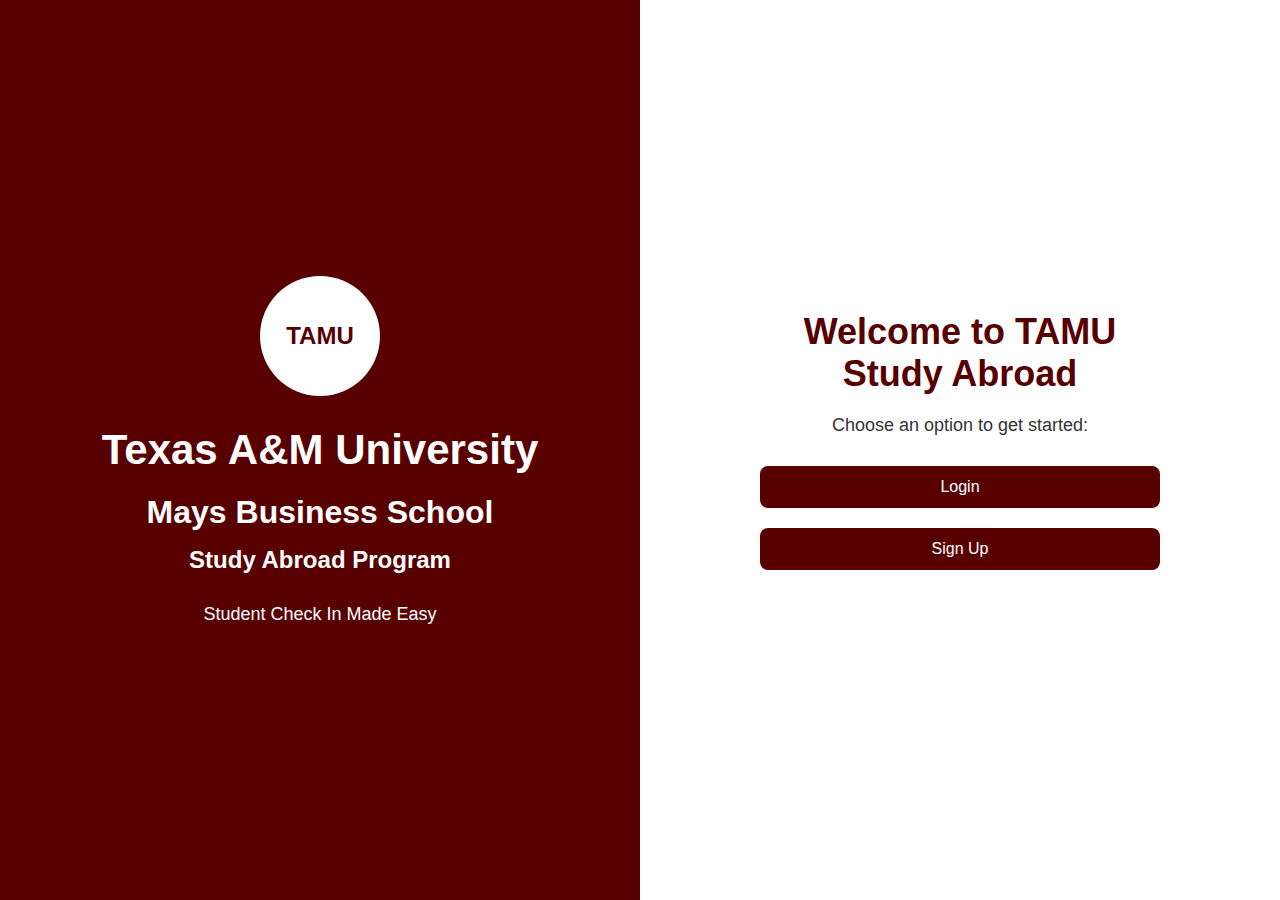
<file: public/index.html>
<!DOCTYPE html>
<html lang="en">
<head>
    <meta charset="UTF-8">
    <meta name="viewport" content="width=device-width, initial-scale=1.0">
    <title>TAMU Study Abroad Program</title>
    <link rel="stylesheet" href="css/main.css">
</head>
<body>
    <div class="left-panel">
        <div class="tamu-logo">TAMU</div>
        <h1 class="university-title">Texas A&M University</h1>
        <h2 class="school-name">Mays Business School</h2>
        <h3 class="program-name">Study Abroad Program</h3>
        <p class="student-checkin">Student Check In Made Easy</p>
    </div>
    <div class="right-panel">
        <div class="action-container">
            <h2 class="welcome-title">Welcome to TAMU Study Abroad</h2>
            <p class="intro-text">Choose an option to get started:</p>
            <a href="login.html" class="action-btn">Login</a>
            <a href="signup.html" class="action-btn">Sign Up</a>
        </div>
    </div>
</body>
</html>
</file>
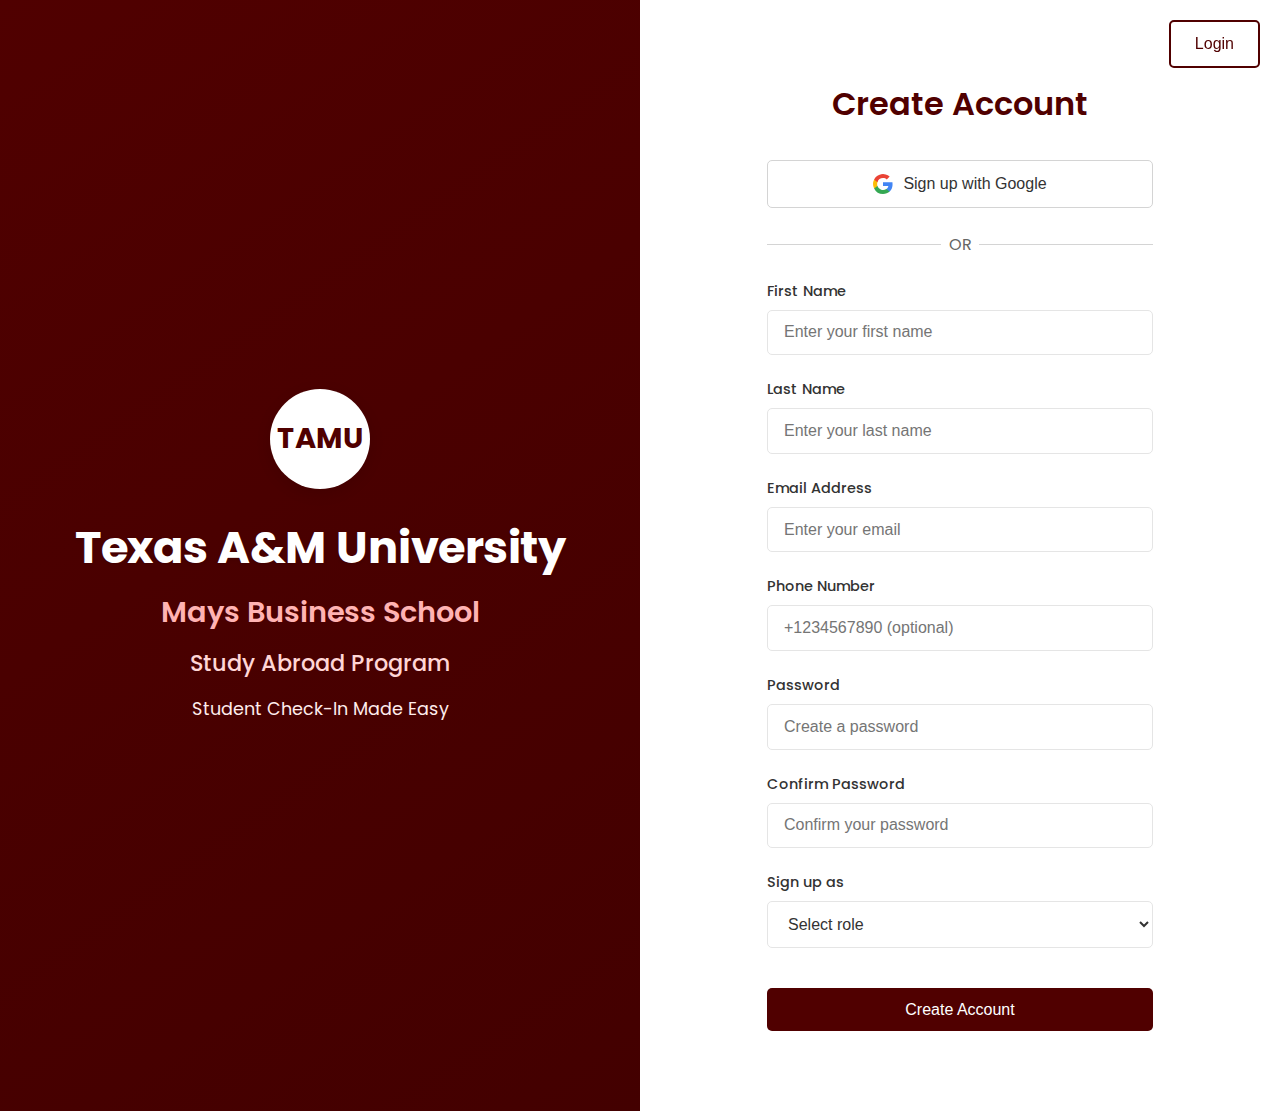
<file: public/Signup/index.html>
<!DOCTYPE html>
<html lang="en">
<head>
    <meta charset="UTF-8">
    <meta name="viewport" content="width=device-width, initial-scale=1.0, maximum-scale=1.0, user-scalable=no">
    <title>TAMU Study Abroad - Sign Up</title>
    <link href="https://fonts.googleapis.com/css2?family=Poppins:wght@300;400;500;600;700&display=swap" rel="stylesheet">
    <link rel="stylesheet" href="styles.css">
</head>
<body>
    <!-- Top Login Button -->
    <div class="top-login">
        <button class="top-login-btn" id="loginBtn">Login</button>
    </div>

    <!-- Main Container -->
    <div class="container">
        <!-- Left Side Content -->
        <div class="left-half">
            <div class="overlay"></div>
            <div class="left-content">
                <div class="logo-container">
                    <div class="university-logo">TAMU</div>
                </div>
                <h1>Texas A&M University</h1>
                <div class="subtitle">Mays Business School</div>
                <div class="program">Study Abroad Program</div>
                <div class="checkin">Student Check-In Made Easy</div>
            </div>
        </div>

        <!-- Right Side Form -->
        <div class="right-half">
            <form class="signup-form" id="signupForm">
                <h2>Create Account</h2>

                <!-- Google Sign-Up Button -->
                <button type="button" class="google-btn" id="googleSignIn">
                    <img src="[data-uri]" alt="Google Logo">
                    Sign up with Google
                </button>

                <!-- Divider -->
                <div class="or-divider">OR</div>

                <!-- Input Fields -->
                <div class="form-group">
                    <label for="fname">First Name</label>
                    <input type="text" id="fname" required placeholder="Enter your first name">
                </div>
                <div class="form-group">
                    <label for="lname">Last Name</label>
                    <input type="text" id="lname" required placeholder="Enter your last name">
                </div>
                <div class="form-group">
                    <label for="email">Email Address</label>
                    <input type="email" id="email" required placeholder="Enter your email">
                </div>
                <div class="form-group">
                    <label for="phone">Phone Number</label>
                    <input type="tel" id="phone" placeholder="+1234567890 (optional)">
                </div>
                <div class="form-group">
                    <label for="password">Password</label>
                    <input type="password" id="password" required placeholder="Create a password">
                </div>
                <div class="form-group">
                    <label for="confirm-password">Confirm Password</label>
                    <input type="password" id="confirm-password" required placeholder="Confirm your password">
                </div>
                <div class="form-group">
                     <label for="role">Sign up as</label>
                     <select id="role" required>
                         <option value="">Select role</option>
                         <option value="student">student</option>
                         <option value="faculty">faculty</option>
                         <option value="admin">admin</option>
                     </select>
                </div>

                <!-- Submit Button -->
                <button type="submit" class="signup-btn">Create Account</button>
            </form>
        </div>
    </div>

    <!-- Script -->
    <script src="./script.js"></script>
</body>
</html>
</file>
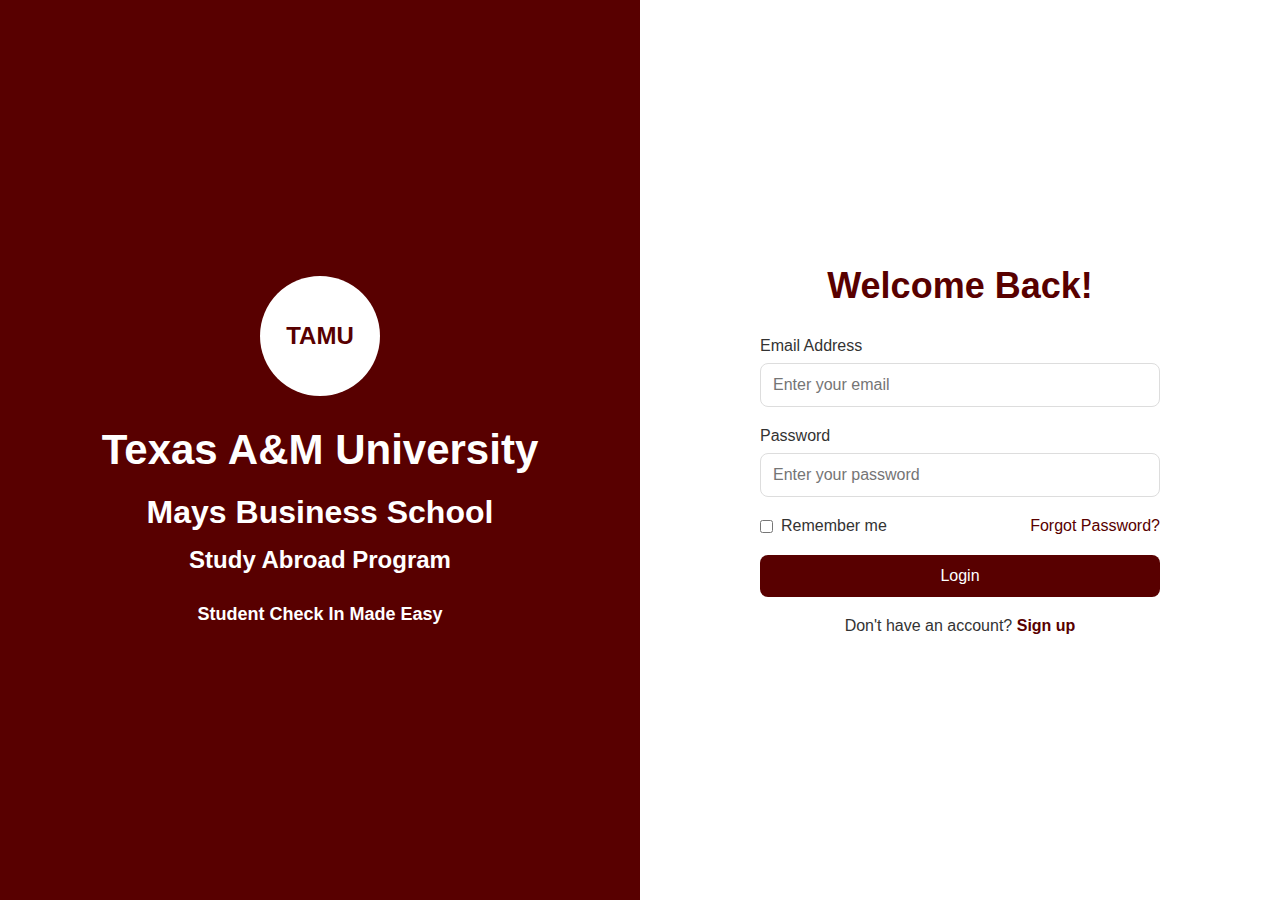
<file: public/login.html>
<!DOCTYPE html>
<html lang="en">
<head>
    <meta charset="UTF-8">
    <meta name="viewport" content="width=device-width, initial-scale=1.0">
    <title>TAMU Login</title>
    <link rel="stylesheet" href="css/login-styles.css">
</head>
<body>
    <div class="left-panel">
        <div class="tamu-logo">TAMU</div>
        <h1 class="university-title">Texas A&M University</h1>
        <h2 class="school-name">Mays Business School</h2>
        <h2 class="program-name">Study Abroad Program</h2>
        <h3 class="student-checkin">Student Check In Made Easy</h3>
    </div>
    <div class="right-panel">
        <div class="login-container">
            <h1 class="login-title">Welcome Back!</h1>
            <form id="loginForm">
                <div class="form-group">
                    <label for="email">Email Address</label>
                    <input type="email" id="email" placeholder="Enter your email">
                </div>
                <div class="form-group">
                    <label for="password">Password</label>
                    <input type="password" id="password" placeholder="Enter your password">
                </div>
                <div class="form-options">
                    <label class="remember-me">
                        <input type="checkbox" id="remember">
                        Remember me
                    </label>
                    <a href="resetpwd.html" class="forgot-password">Forgot Password?</a>
                </div>
                <button type="submit" class="login-btn">Login</button>
                <p class="signup-text">
                    Don't have an account? <a href="#" class="signup-link">Sign up</a>
                </p>
            </form>
        </div>
    </div>
    <script src="js/login.js"></script>
</body>
</html>
</file>
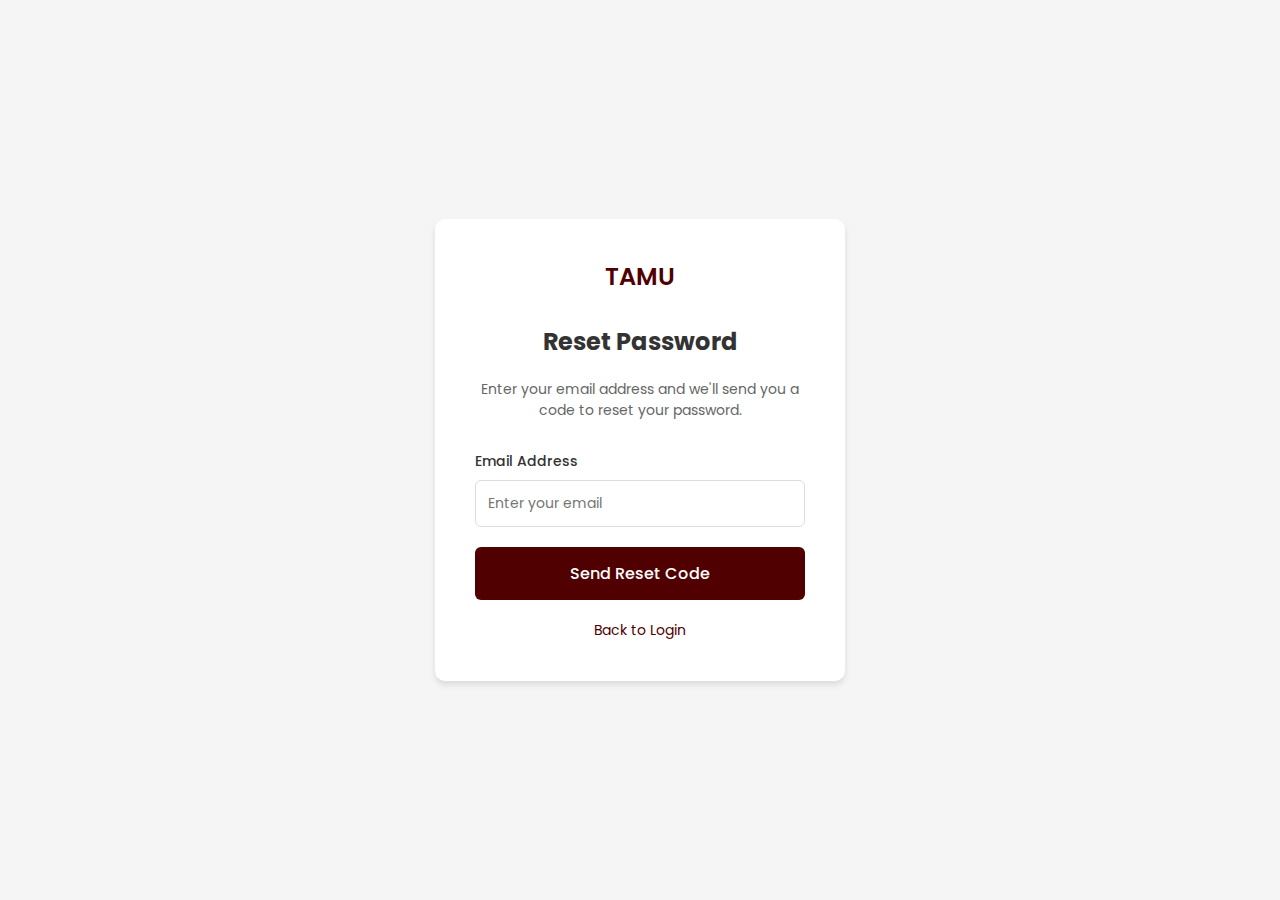
<file: public/resetpwd.html>
<!DOCTYPE html>
<html lang="en">
<head>
    <meta charset="UTF-8">
    <meta name="viewport" content="width=device-width, initial-scale=1.0, maximum-scale=1.0, user-scalable=no">
    <title>TAMU Study Abroad - Reset Password</title>
    <link href="https://fonts.googleapis.com/css2?family=Poppins:wght@300;400;500;600;700&display=swap" rel="stylesheet">
    <link rel="stylesheet" href="css/reset-password.css">
</head>
<body>
    <div class="container">
        <div class="reset-card">
            <div class="logo">
                <div class="logo-text">TAMU</div>
            </div>
            
            <h1>Reset Password</h1>
            
            <form id="resetForm">
                <!-- Email Step -->
                <div class="email-step">
                    <p class="description">Enter your email address and we'll send you a code to reset your password.</p>
                    
                    <div class="form-group">
                        <label for="email">Email Address</label>
                        <input type="email" id="email" required placeholder="Enter your email">
                        <div class="error-message" id="emailError"></div>
                    </div>
                    
                    <button type="button" class="submit-btn" id="sendCodeBtn">Send Reset Code</button>
                </div>

                <!-- Code and New Password Step -->
                <div class="code-step">
                    <p class="description">Enter the verification code sent to your email and create a new password.</p>
                    
                    <div class="form-group">
                        <label for="code">Verification Code</label>
                        <input type="text" id="code" placeholder="Enter verification code">
                        <div class="error-message" id="codeError"></div>
                    </div>

                    <div class="form-group">
                        <label for="newPassword">New Password</label>
                        <input type="password" id="newPassword" placeholder="Enter new password">
                        <div class="error-message" id="passwordError"></div>
                    </div>

                    <div class="form-group">
                        <label for="confirmPassword">Confirm New Password</label>
                        <input type="password" id="confirmPassword" placeholder="Confirm new password">
                        <div class="error-message" id="confirmError"></div>
                    </div>
                    
                    <button type="button" class="submit-btn" id="resetPasswordBtn">Reset Password</button>
                </div>
            </form>

            <div class="links">
                <a href="login.html">Back to Login</a>
            </div>
        </div>
    </div>

    <script src="js/reset-password.js"></script>
</body>
</html>
</file>
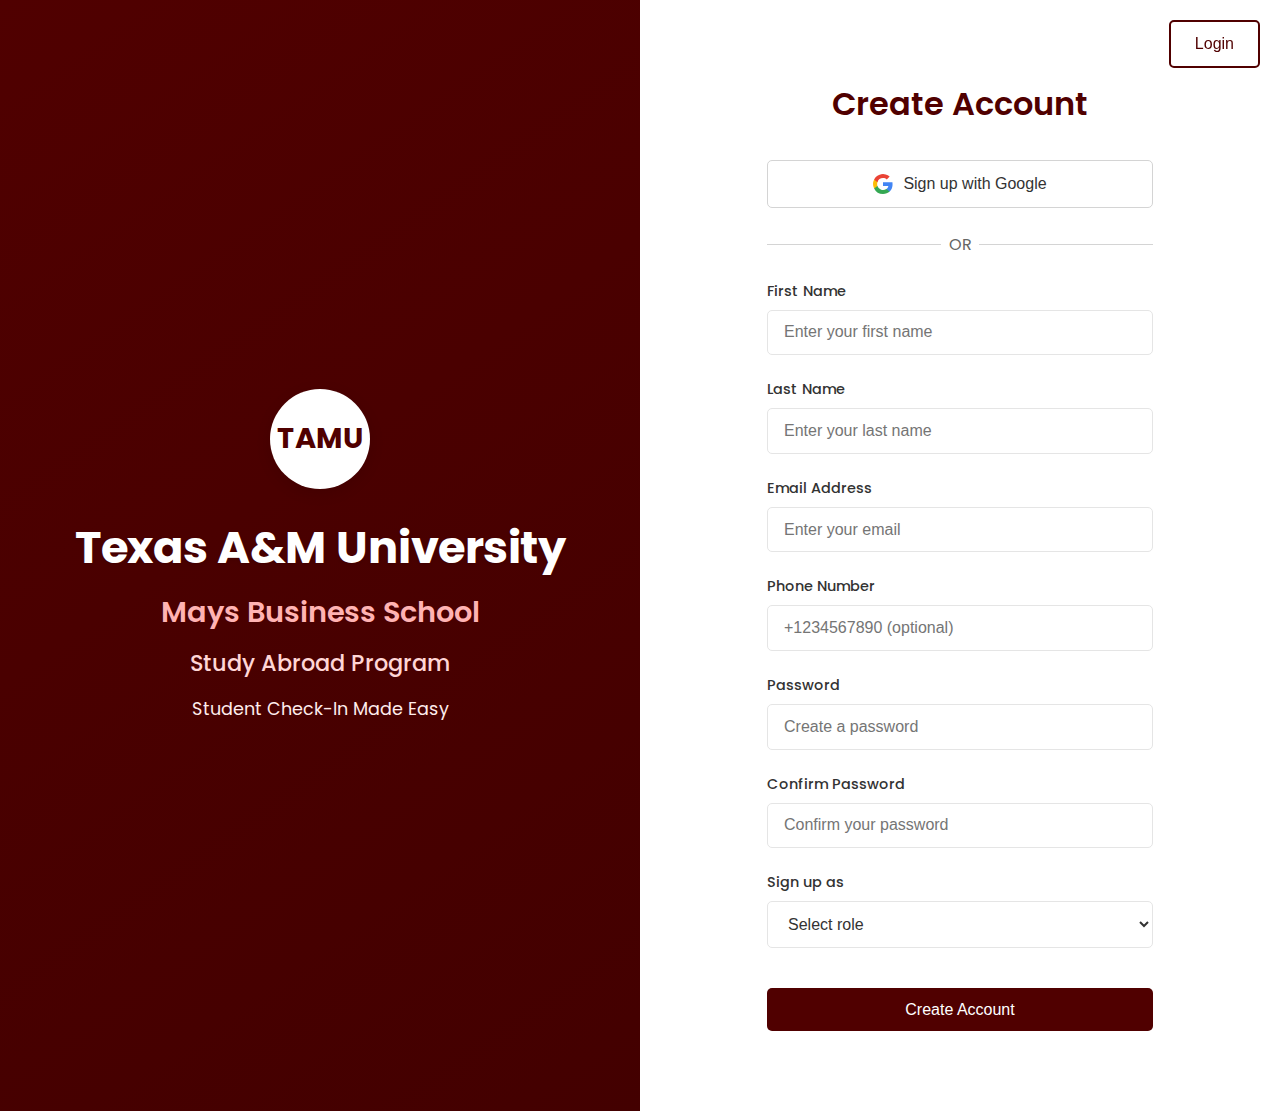
<file: public/signup.html>
<!DOCTYPE html>
<html lang="en">
<head>
    <meta charset="UTF-8">
    <meta name="viewport" content="width=device-width, initial-scale=1.0, maximum-scale=1.0, user-scalable=no">
    <title>TAMU Study Abroad - Sign Up</title>
    <link href="https://fonts.googleapis.com/css2?family=Poppins:wght@300;400;500;600;700&display=swap" rel="stylesheet">
    <link rel="stylesheet" href="css/signup-styles.css">
</head>
<body>
    <!-- Top Login Button -->
    <div class="top-login">
        <button class="top-login-btn" id="loginBtn" onclick="redirectToLogin()">Login</button>
    </div>
    
    <!-- Main Container -->
    <div class="container">
        <!-- Left Side Content -->
        <div class="left-half">
            <div class="overlay"></div>
            <div class="left-content">
                <div class="logo-container">
                    <div class="university-logo">TAMU</div>
                </div>
                <h1>Texas A&M University</h1>
                <div class="subtitle">Mays Business School</div>
                <div class="program">Study Abroad Program</div>
                <div class="checkin">Student Check-In Made Easy</div>
            </div>
        </div>

        <!-- Right Side Form -->
        <div class="right-half">
            <form class="signup-form" id="signupForm">
                <h2>Create Account</h2>

                <!-- Google Sign-Up Button -->
                <button type="button" class="google-btn" id="googleSignIn">
                    <img src="[data-uri]" alt="Google Logo">
                    Sign up with Google
                </button>

                <!-- Divider -->
                <div class="or-divider">OR</div>

                <!-- Input Fields -->
                <div class="form-group">
                    <label for="fname">First Name</label>
                    <input type="text" id="fname" required placeholder="Enter your first name">
                </div>
                <div class="form-group">
                    <label for="lname">Last Name</label>
                    <input type="text" id="lname" required placeholder="Enter your last name">
                </div>
                <div class="form-group">
                    <label for="email">Email Address</label>
                    <input type="email" id="email" required placeholder="Enter your email">
                </div>
                <div class="form-group">
                    <label for="phone">Phone Number</label>
                    <input type="tel" id="phone" placeholder="+1234567890 (optional)">
                </div>
                <div class="form-group">
                    <label for="password">Password</label>
                    <input type="password" id="password" required placeholder="Create a password">
                </div>
                <div class="form-group">
                    <label for="confirm-password">Confirm Password</label>
                    <input type="password" id="confirm-password" required placeholder="Confirm your password">
                </div>
                <div class="form-group">
                     <label for="role">Sign up as</label>
                     <select id="role" required>
                         <option value="">Select role</option>
                         <option value="student">student</option>
                         <option value="faculty">faculty</option>
                         <option value="admin">admin</option>
                     </select>
                </div>

                <!-- Submit Button -->
                <button type="submit" class="signup-btn">Create Account</button>
            </form>
        </div>
    </div>

    <!-- Script -->
    <script src="js/signup.js"></script>
</body>
</html>
</file>
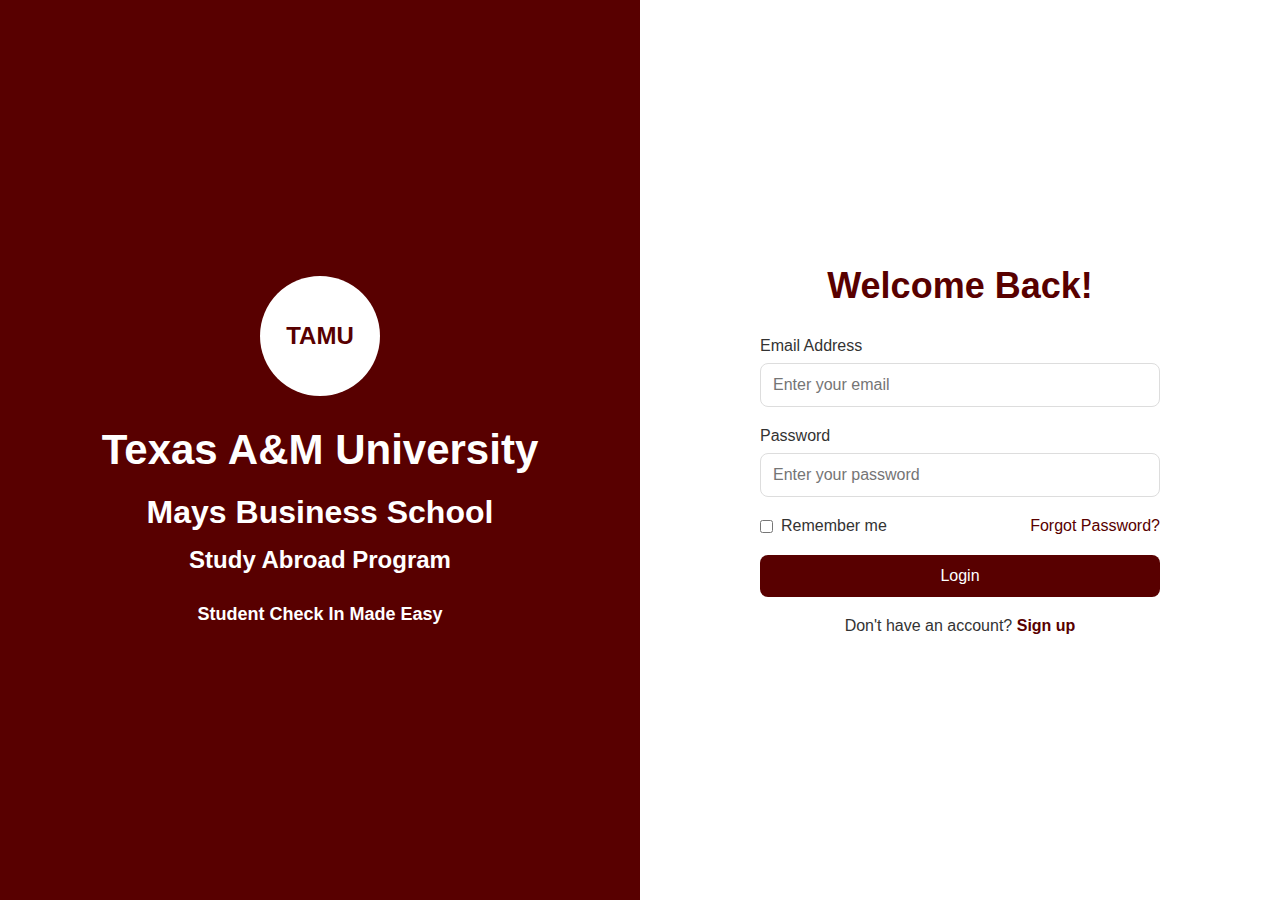
<file: public/student.html>
<!DOCTYPE html>
<html lang="en">
<head>
    <meta charset="UTF-8">
    <meta name="viewport" content="width=device-width, initial-scale=1.0">
    <title>TAMU Dashboard</title>
    <link rel="stylesheet" href="css/student-styles.css">
    <link rel="stylesheet" href="https://cdnjs.cloudflare.com/ajax/libs/font-awesome/6.0.0/css/all.min.css">
</head>
<body>
    <div class="container">
        <!-- Sidebar -->
        <div class="sidebar">
            <div class="profile">
                <div class="profile-pic"></div>
                <button class="copy-btn">
                    <i class="fas fa-copy"></i>
                </button>
            </div>
            
            <nav class="nav-menu">
                <button><i class="fas fa-user"></i> Profile</button>
                <button><i class="fas fa-bell"></i> Notifications</button>
                <button><i class="fas fa-shield-alt"></i> Sign-in & Security</button>
                <button><i class="fas fa-question-circle"></i> Help</button>
                <button><i class="fas fa-cog"></i> Account Settings</button>
            </nav>

            <!-- Logout Button -->
            <button class="logout-btn">
                <i class="fas fa-sign-out-alt"></i> Log Out
            </button>
        </div>

        <!-- Main Content -->
        <div class="main-content">
            <h1>Welcome to Your Dashboard</h1>

            <!-- Pending Tasks Card -->
            <div class="card">
                <div class="card-header">
                    <h2><i class="fas fa-clock"></i> Pending Tasks</h2>
                </div>
                <div class="card-content">
                    <div class="task">
                        <span>Submit Weekly Report</span>
                        <span class="due">Due in 2 days</span>
                    </div>
                    <div class="task">
                        <span>Update Contact Information</span>
                        <span class="overdue">Overdue</span>
                    </div>
                </div>
            </div>

            <!-- Current Location Card -->
            <div class="card">
                <div class="card-header">
                    <h2><i class="fas fa-map-marker-alt"></i> Current Location</h2>
                    <button id="getLocation" class="location-btn">Get Current Location</button>
                </div>
                <div class="card-content">
                    <div class="location-info">
                        <h3>Location Coordinates</h3>
                        <div class="coordinates">
                            <span id="coordinates">30.629317,-96.3595236</span>
                            <button class="copy-btn" title="Copy coordinates">
                                <i class="fas fa-copy"></i>
                            </button>
                        </div>
                        <a href="#" class="maps-link">Open in Google Maps</a>
                    </div>
                </div>
            </div>

            <!-- Additional Details Card -->
            <div class="card">
                <div class="card-header">
                    <h2><i class="fas fa-info-circle"></i> Additional Details</h2>
                    <button id="editDetails" class="edit-btn">
                        <i class="fas fa-edit"></i> Update Details
                    </button>
                </div>
                <div class="card-content">
                    <div class="details-container">
                        <!-- View Mode -->
                        <div id="viewMode" class="details-view">
                            <div class="detail-item">
                                <label>With Whom</label>
                                <p id="withWhomText">Parents</p>
                            </div>
                            <div class="detail-item">
                                <label>Current Place</label>
                                <p id="currentPlaceText">123 Main St, College Station, TX 77840</p>
                            </div>
                            <div class="detail-item">
                                <label>Additional Comments</label>
                                <p id="commentsText">No additional comments</p>
                            </div>
                        </div>
                        
                        <!-- Edit Mode (initially hidden) -->
                        <div id="editMode" class="details-edit hidden">
                            <div class="detail-item">
                                <label>With Whom</label>
                                <input type="text" id="withWhomInput" value="Parents">
                            </div>
                            <div class="detail-item">
                                <label>Current Place</label>
                                <input type="text" id="currentPlaceInput" value="123 Main St, College Station, TX 77840">
                            </div>
                            <div class="detail-item">
                                <label>Additional Comments</label>
                                <textarea id="commentsInput" placeholder="Add your comments here..."></textarea>
                            </div>
                            <div class="edit-actions">
                                <button id="saveDetails" class="save-btn">Save Changes</button>
                                <button id="cancelEdit" class="cancel-btn">Cancel</button>
                            </div>
                        </div>
                    </div>
                </div>
            </div>
        </div>

        <!-- Right Sidebar -->
        <div class="right-sidebar">
            <div class="card">
                <div class="card-header">
                    <h2><i class="fas fa-message"></i> Messages</h2>
                </div>
                <div class="card-content">
                    <p class="no-content">No new messages</p>
                </div>
            </div>

            <div class="card">
                <div class="card-header">
                    <h2><i class="fas fa-clipboard-list"></i> Requests</h2>
                </div>
                <div class="card-content">
                    <p class="no-content">No new requests</p>
                </div>
            </div>
        </div>
    </div>

    <script src="js/student.js"></script>
</body>
</html>
</file>
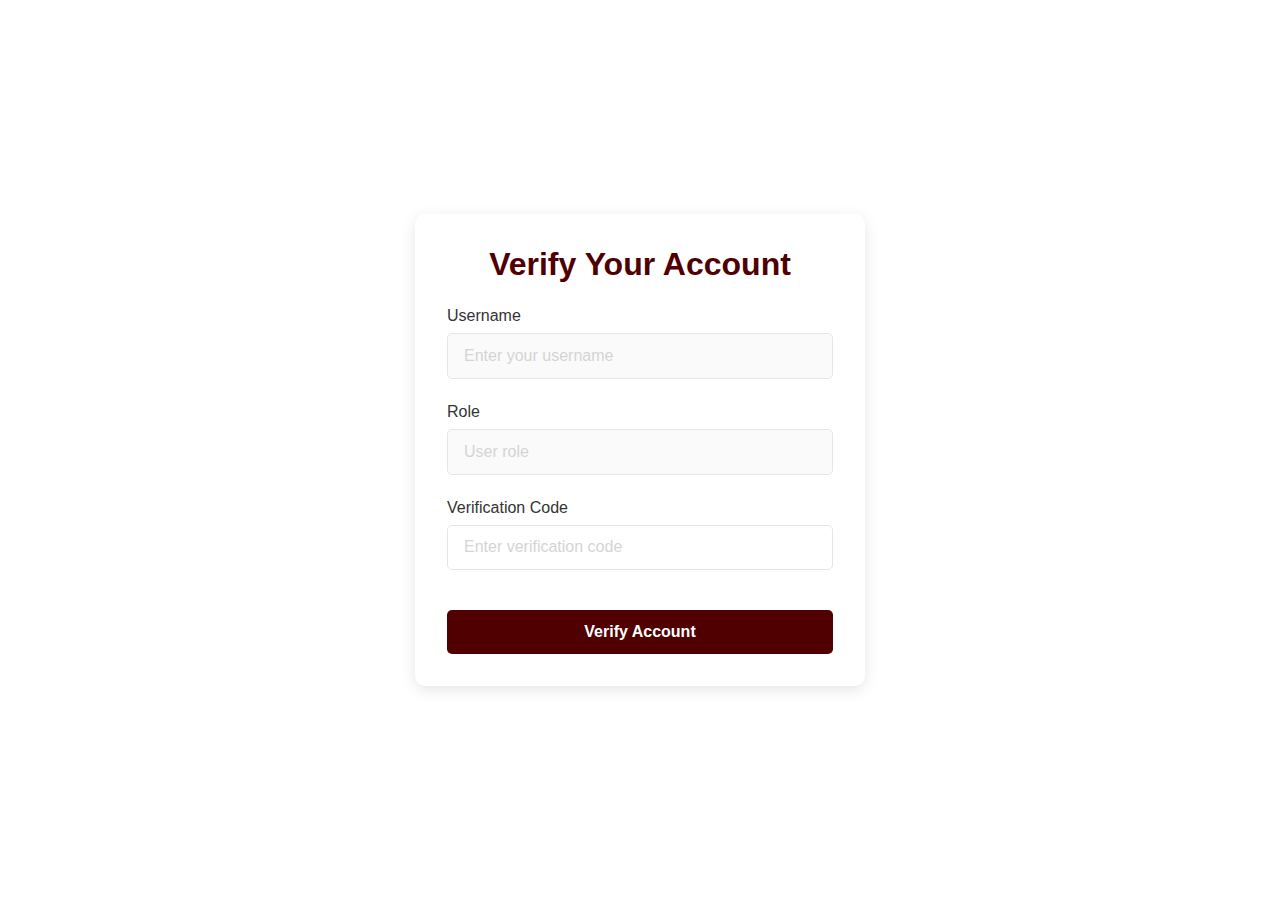
<file: public/verify.html>
<!DOCTYPE html>
<html lang="en">
<head>
    <meta charset="UTF-8">
    <meta name="viewport" content="width=device-width, initial-scale=1.0">
    <title>Verify Account</title>
    <link rel="stylesheet" href="css/verify-styles.css">
</head>
<body>
    <div class="container">
        <h2>Verify Your Account</h2>
        <form id="verifyForm">
            <div class="form-group">
                <label for="username">Username</label>
                <input type="text" id="username" required placeholder="Enter your username" disabled>
            </div>
            <div class="form-group">
                <label for="role">Role</label>
                <input type="text" id="role" required placeholder="User role" disabled>
            </div>
            <div class="form-group">
                <label for="verificationCode">Verification Code</label>
                <input type="text" id="verificationCode" required placeholder="Enter verification code">
            </div>
            <button type="submit" class="verify-btn">Verify Account</button>
        </form>
    </div>

    <script>
        // Get the username and role from the URL query parameters
        const urlParams = new URLSearchParams(window.location.search);
        const username = urlParams.get('username');
        const role = urlParams.get('role');
    
        // Autofill the username and role fields
        if (username) {
            document.getElementById('username').value = username;
        } else {
            alert('Error: Username not found!');
        }
    
        if (role) {
            document.getElementById('role').value = role;
        } else {
            alert('Error: Role not found!');
        }
    </script>

    <script src="js/verify.js"></script>
</body>
</html>
</file>
<file: public/css/main.css>
* {
    margin: 0;
    padding: 0;
    box-sizing: border-box;
    font-family: Arial, sans-serif;
}

body {
    min-height: 100vh;
    display: flex;
}

.left-panel {
    width: 50%;
    background-color: #580000;
    color: white;
    padding: 40px;
    display: flex;
    flex-direction: column;
    align-items: center;
    justify-content: center;
    text-align: center;
}

.right-panel {
    width: 50%;
    padding: 40px;
    display: flex;
    flex-direction: column;
    align-items: center;
    justify-content: center;
}

.tamu-logo {
    width: 120px;
    height: 120px;
    background-color: white;
    border-radius: 50%;
    display: flex;
    align-items: center;
    justify-content: center;
    font-weight: bold;
    font-size: 24px;
    color: #580000;
    margin-bottom: 30px;
}

.university-title {
    font-size: 42px;
    font-weight: bold;
    margin-bottom: 20px;
}

.school-name {
    font-size: 32px;
    margin-bottom: 15px;
}

.program-name {
    font-size: 24px;
    margin-bottom: 30px;
}

.student-checkin {
    font-size: 18px;
}

.action-container {
    width: 100%;
    max-width: 400px;
    text-align: center;
}

.welcome-title {
    font-size: 36px;
    color: #580000;
    margin-bottom: 20px;
}

.intro-text {
    font-size: 18px;
    color: #333;
    margin-bottom: 30px;
}

.action-btn {
    display: block;
    width: 100%;
    padding: 12px;
    background-color: #580000;
    color: white;
    border: none;
    border-radius: 8px;
    font-size: 16px;
    cursor: pointer;
    margin-bottom: 20px;
    text-decoration: none;
    transition: background-color 0.3s ease;
}

.action-btn:hover {
    background-color: #400000;
}

@media (max-width: 768px) {
    body {
        flex-direction: column;
    }

    .left-panel, .right-panel {
        width: 100%;
        padding: 20px;
    }

    .university-title {
        font-size: 32px;
    }

    .school-name {
        font-size: 24px;
    }

    .program-name {
        font-size: 20px;
    }
}
</file>
<file: public/Signup/styles.css>
:root {
    --maroon: #500000;
    --maroon-dark: #400000;
    --maroon-light: #8B0000;
    --white: #ffffff;
    --gray-100: #f7f7f7;
    --gray-200: #e5e5e5;
    --gray-300: #d4d4d4;
    --transition: all 0.3s ease;
}

* {
    margin: 0;
    padding: 0;
    box-sizing: border-box;
}

body {
    font-family: 'Poppins', sans-serif;
    min-height: 100vh;
    min-height: -webkit-fill-available;
    background-color: var(--white);
    margin: 0;
    padding: 0;
    overflow-x: hidden;
}

html {
    height: -webkit-fill-available;
}

.container {
    display: flex;
    min-height: 100vh;
    min-height: calc(var(--vh, 1vh) * 100);
    width: 100vw;
}

/* Left Half Styles */
.left-half {
    width: 50%;
    position: relative;
    display: flex;
    flex-direction: column;
    justify-content: center;
    align-items: center;
    color: var(--white);
    overflow: hidden;
    background: linear-gradient(145deg, var(--maroon) 0%, var(--maroon-dark) 100%);
}

.overlay {
    position: absolute;
    top: 0;
    left: 0;
    width: 100%;
    height: 100%;
    background: linear-gradient(145deg, rgba(80, 0, 0, 0.1), rgba(80, 0, 0, 0.2));
    z-index: 1;
}

.left-content {
    position: relative;
    z-index: 2;
    padding: 2rem;
    width: 100%;
    max-width: 600px;
    text-align: center;
}

.logo-container {
    margin-bottom: 2rem;
}

.university-logo {
    width: 100px;
    height: 100px;
    background-color: var(--white);
    border-radius: 50%;
    margin: 0 auto 1.5rem;
    display: flex;
    align-items: center;
    justify-content: center;
    font-size: 1.8rem;
    font-weight: 700;
    color: var(--maroon);
    box-shadow: 0 4px 15px rgba(0, 0, 0, 0.1);
}

.left-half h1 {
    font-size: 2.8rem;
    font-weight: 700;
    margin-bottom: 1rem;
    letter-spacing: -0.5px;
    line-height: 1.2;
    text-shadow: 0 2px 4px rgba(0, 0, 0, 0.1);
}

.subtitle {
    font-size: 1.8rem;
    font-weight: 600;
    color: #FFB3B3;
    margin-bottom: 0.8rem;
}

.program {
    font-size: 1.4rem;
    font-weight: 500;
    color: #FFD6D6;
    margin-bottom: 1rem;
}

.checkin {
    font-size: 1.1rem;
    color: #FFECEC; /* Light pink text color */
    font-weight: 400;
    margin-top: 1.5rem; /* Adjust as needed */
    display: inline; /* Inline display instead of block */
    padding: 0; /* Remove padding */
    border: none; /* Remove border */
    background: none; /* No background */
    content: "“Student Check In Made Easy”"; /* Adding double quotes */
}

/* Right Half Styles */
.right-half {
    width: 50%;
    display: flex;
    flex-direction: column;
    justify-content: center;
    align-items: center;
    padding: 3rem;
    background-color: var(--white);
}

.signup-form {
    width: 100%;
    max-width: 450px;
    padding: 2rem;
}

.signup-form h2 {
    color: var(--maroon);
    margin-bottom: 2rem;
    text-align: center;
    font-size: 2rem;
    font-weight: 600;
}

.google-btn {
    width: 100%;
    padding: 0.8rem;
    background-color: var(--white);
    color: #333;
    border: 1px solid var(--gray-300);
    border-radius: 5px;
    font-size: 1rem;
    cursor: pointer;
    display: flex;
    align-items: center;
    justify-content: center;
    gap: 10px;
    margin-bottom: 1.5rem;
    transition: var(--transition);
}

.google-btn:hover {
    background-color: var(--gray-100);
    border-color: var(--gray-300);
}

.google-btn img {
    width: 20px;
    height: 20px;
}

.or-divider {
    text-align: center;
    margin: 1.5rem 0;
    position: relative;
    color: #666;
}

.or-divider::before,
.or-divider::after {
    content: "";
    position: absolute;
    top: 50%;
    width: 45%;
    height: 1px;
    background-color: var(--gray-300);
}

.or-divider::before {
    left: 0;
}

.or-divider::after {
    right: 0;
}

.form-group {
    margin-bottom: 1.5rem;
}

.form-group label {
    display: block;
    margin-bottom: 0.5rem;
    color: #333;
    font-weight: 500;
    font-size: 0.9rem;
}

.form-group input {
    width: 100%;
    padding: 0.8rem 1rem;
    border: 1.5px solid var(--gray-200);
    border-radius: 5px;
    font-size: 1rem;
    transition: var(--transition);
}

.form-group input:focus {
    outline: none;
    border-color: var(--maroon);
    box-shadow: 0 0 0 2px rgba(80, 0, 0, 0.1);
}

.signup-btn {
    width: 100%;
    padding: 0.8rem;
    background-color: var(--maroon);
    color: var(--white);
    border: none;
    border-radius: 5px;
    font-size: 1rem;
    font-weight: 500;
    cursor: pointer;
    transition: var(--transition);
    margin-top: 1rem;
}

.signup-btn:hover {
    background-color: var(--maroon-dark);
    transform: translateY(-1px);
}

.top-login {
    position: fixed;
    top: 20px;
    right: 20px;
    z-index: 1000;
}

.top-login-btn {
    padding: 0.8rem 1.5rem;
    font-size: 1rem;
    background-color: transparent;
    color: var(--maroon);
    border: 2px solid var(--maroon);
    border-radius: 5px;
    cursor: pointer;
    transition: var(--transition);
    font-weight: 500;
}

.top-login-btn:hover {
    background-color: var(--maroon);
    color: var(--white);
}

/* Media Queries */
@media (max-width: 768px) {
    .container {
        flex-direction: column;
    }

    .left-half, .right-half {
        width: 100%;
    }

    .left-half {
        min-height: 45vh;
        padding: 2rem 1rem;
    }

    .left-half h1 {
        font-size: 2rem;
        margin-bottom: 0.5rem;
    }

    .subtitle {
        font-size: 1.4rem;
    }

    .program {
        font-size: 1.1rem;
    }

    .checkin {
        font-size: 1rem;
        padding: 0.6rem 1.2rem;
    }

    .university-logo {
        width: 80px;
        height: 80px;
        font-size: 1.4rem;
        margin-bottom: 1rem;
    }

    .right-half {
        padding: 2rem 1rem;
    }

    .signup-form {
        padding: 1rem;
        width: 90%;
    }

    .google-btn {
        padding: 0.7rem;
        font-size: 0.9rem;
    }

    .form-group input {
        padding: 0.7rem;
        font-size: 0.9rem;
    }

    .signup-btn {
        padding: 0.7rem;
    }
}

@media (max-width: 480px) {
    .left-half h1 {
        font-size: 1.8rem;
    }

    .subtitle {
        font-size: 1.2rem;
    }

    .program {
        font-size: 1rem;
    }

    .university-logo {
        width: 70px;
        height: 70px;
        font-size: 1.2rem;
    }

    .top-login {
        top: 10px;
        right: 10px;
    }

    .top-login-btn {
        padding: 0.6rem 1rem;
        font-size: 0.9rem;
    }
}

@media (max-height: 600px) and (orientation: landscape) {
    .container {
        flex-direction: row;
    }

    .left-half, .right-half {
        width: 50%;
        height: 100vh;
        overflow-y: auto;
    }

    .left-half {
        position: fixed;
        left: 0;
        width: 50%;
    }

    .right-half {
        margin-left: 50%;
    }

    .university-logo {
        width: 60px;
        height: 60px;
        font-size: 1.2rem;
    }

    .left-half h1 {
        font-size: 1.8rem;
    }

    .subtitle {
        font-size: 1.2rem;
    }

    .program {
        font-size: 1rem;
    }
}
.form-group select {
    width: 100%;
    padding: 0.8rem 1rem;
    border: 1.5px solid var(--gray-200);
    border-radius: 5px;
    font-size: 1rem;
    background-color: var(--white);
    color: #333;
    transition: var(--transition);
}

.form-group select:focus {
    outline: none;
    border-color: var(--maroon);
    box-shadow: 0 0 0 2px rgba(80, 0, 0, 0.1);
}
</file>
<file: public/css/login-styles.css>
* {
    margin: 0;
    padding: 0;
    box-sizing: border-box;
    font-family: Arial, sans-serif;
}

body {
    min-height: 100vh;
    display: flex;
}

.left-panel {
    width: 50%;
    background-color: #580000;
    color: white;
    padding: 40px;
    display: flex;
    flex-direction: column;
    align-items: center;
    justify-content: center;
    text-align: center;
}

.right-panel {
    width: 50%;
    padding: 40px;
    display: flex;
    flex-direction: column;
    align-items: center;
    justify-content: center;
}

.tamu-logo {
    width: 120px;
    height: 120px;
    background-color: white;
    border-radius: 50%;
    display: flex;
    align-items: center;
    justify-content: center;
    font-weight: bold;
    font-size: 24px;
    color: #580000;
    margin-bottom: 30px;
}

.university-title {
    font-size: 42px;
    font-weight: bold;
    margin-bottom: 20px;
}

.school-name {
    font-size: 32px;
    margin-bottom: 15px;
}

.program-name {
    font-size: 24px;
    margin-bottom: 30px;
}

.student-checkin {
    
    font-size: 18px;
}


.login-container {
    width: 100%;
    max-width: 400px;
}

.login-title {
    font-size: 36px;
    color: #580000;
    margin-bottom: 30px;
    text-align: center;
}

.form-group {
    margin-bottom: 20px;
    width: 100%;
}

.form-group label {
    display: block;
    margin-bottom: 8px;
    color: #333;
    font-size: 16px;
}

.form-group input {
    width: 100%;
    padding: 12px;
    border: 1px solid #ddd;
    border-radius: 8px;
    font-size: 16px;
}

.form-options {
    display: flex;
    justify-content: space-between;
    align-items: center;
    margin-bottom: 20px;
}

.remember-me {
    display: flex;
    align-items: center;
    gap: 8px;
    color: #333;
}

.forgot-password {
    color: #580000;
    text-decoration: none;
}

.login-btn {
    width: 100%;
    padding: 12px;
    background-color: #580000;
    color: white;
    border: none;
    border-radius: 8px;
    font-size: 16px;
    cursor: pointer;
    margin-bottom: 20px;
    transition: background-color 0.3s ease;
}

.login-btn:hover {
    background-color: #400000;
}

.signup-text {
    text-align: center;
    color: #333;
}

.signup-link {
    color: #580000;
    text-decoration: none;
    font-weight: bold;
}

@media (max-width: 768px) {
    body {
        flex-direction: column;
    }

    .left-panel, .right-panel {
        width: 100%;
        padding: 20px;
    }

    .university-title {
        font-size: 32px;
    }

    .school-name {
        font-size: 24px;
    }

    .program-name {
        font-size: 20px;
    }
}
</file>
<file: public/css/signup-styles.css>
:root {
    --maroon: #500000;
    --maroon-dark: #400000;
    --maroon-light: #8B0000;
    --white: #ffffff;
    --gray-100: #f7f7f7;
    --gray-200: #e5e5e5;
    --gray-300: #d4d4d4;
    --transition: all 0.3s ease;
}

* {
    margin: 0;
    padding: 0;
    box-sizing: border-box;
}

body {
    font-family: 'Poppins', sans-serif;
    min-height: 100vh;
    min-height: -webkit-fill-available;
    background-color: var(--white);
    margin: 0;
    padding: 0;
    overflow-x: hidden;
}

html {
    height: -webkit-fill-available;
}

.container {
    display: flex;
    min-height: 100vh;
    min-height: calc(var(--vh, 1vh) * 100);
    width: 100vw;
}

/* Left Half Styles */
.left-half {
    width: 50%;
    position: relative;
    display: flex;
    flex-direction: column;
    justify-content: center;
    align-items: center;
    color: var(--white);
    overflow: hidden;
    background: linear-gradient(145deg, var(--maroon) 0%, var(--maroon-dark) 100%);
}

.overlay {
    position: absolute;
    top: 0;
    left: 0;
    width: 100%;
    height: 100%;
    background: linear-gradient(145deg, rgba(80, 0, 0, 0.1), rgba(80, 0, 0, 0.2));
    z-index: 1;
}

.left-content {
    position: relative;
    z-index: 2;
    padding: 2rem;
    width: 100%;
    max-width: 600px;
    text-align: center;
}

.logo-container {
    margin-bottom: 2rem;
}

.university-logo {
    width: 100px;
    height: 100px;
    background-color: var(--white);
    border-radius: 50%;
    margin: 0 auto 1.5rem;
    display: flex;
    align-items: center;
    justify-content: center;
    font-size: 1.8rem;
    font-weight: 700;
    color: var(--maroon);
    box-shadow: 0 4px 15px rgba(0, 0, 0, 0.1);
}

.left-half h1 {
    font-size: 2.8rem;
    font-weight: 700;
    margin-bottom: 1rem;
    letter-spacing: -0.5px;
    line-height: 1.2;
    text-shadow: 0 2px 4px rgba(0, 0, 0, 0.1);
}

.subtitle {
    font-size: 1.8rem;
    font-weight: 600;
    color: #FFB3B3;
    margin-bottom: 0.8rem;
}

.program {
    font-size: 1.4rem;
    font-weight: 500;
    color: #FFD6D6;
    margin-bottom: 1rem;
}

.checkin {
    font-size: 1.1rem;
    color: #FFECEC; /* Light pink text color */
    font-weight: 400;
    margin-top: 1.5rem; /* Adjust as needed */
    display: inline; /* Inline display instead of block */
    padding: 0; /* Remove padding */
    border: none; /* Remove border */
    background: none; /* No background */
    content: "“Student Check In Made Easy”"; /* Adding double quotes */
}

/* Right Half Styles */
.right-half {
    width: 50%;
    display: flex;
    flex-direction: column;
    justify-content: center;
    align-items: center;
    padding: 3rem;
    background-color: var(--white);
}

.signup-form {
    width: 100%;
    max-width: 450px;
    padding: 2rem;
}

.signup-form h2 {
    color: var(--maroon);
    margin-bottom: 2rem;
    text-align: center;
    font-size: 2rem;
    font-weight: 600;
}

.google-btn {
    width: 100%;
    padding: 0.8rem;
    background-color: var(--white);
    color: #333;
    border: 1px solid var(--gray-300);
    border-radius: 5px;
    font-size: 1rem;
    cursor: pointer;
    display: flex;
    align-items: center;
    justify-content: center;
    gap: 10px;
    margin-bottom: 1.5rem;
    transition: var(--transition);
}

.google-btn:hover {
    background-color: var(--gray-100);
    border-color: var(--gray-300);
}

.google-btn img {
    width: 20px;
    height: 20px;
}

.or-divider {
    text-align: center;
    margin: 1.5rem 0;
    position: relative;
    color: #666;
}

.or-divider::before,
.or-divider::after {
    content: "";
    position: absolute;
    top: 50%;
    width: 45%;
    height: 1px;
    background-color: var(--gray-300);
}

.or-divider::before {
    left: 0;
}

.or-divider::after {
    right: 0;
}

.form-group {
    margin-bottom: 1.5rem;
}

.form-group label {
    display: block;
    margin-bottom: 0.5rem;
    color: #333;
    font-weight: 500;
    font-size: 0.9rem;
}

.form-group input {
    width: 100%;
    padding: 0.8rem 1rem;
    border: 1.5px solid var(--gray-200);
    border-radius: 5px;
    font-size: 1rem;
    transition: var(--transition);
}

.form-group input:focus {
    outline: none;
    border-color: var(--maroon);
    box-shadow: 0 0 0 2px rgba(80, 0, 0, 0.1);
}

.signup-btn {
    width: 100%;
    padding: 0.8rem;
    background-color: var(--maroon);
    color: var(--white);
    border: none;
    border-radius: 5px;
    font-size: 1rem;
    font-weight: 500;
    cursor: pointer;
    transition: var(--transition);
    margin-top: 1rem;
}

.signup-btn:hover {
    background-color: var(--maroon-dark);
    transform: translateY(-1px);
}

.top-login {
    position: fixed;
    top: 20px;
    right: 20px;
    z-index: 1000;
}

.top-login-btn {
    padding: 0.8rem 1.5rem;
    font-size: 1rem;
    background-color: transparent;
    color: var(--maroon);
    border: 2px solid var(--maroon);
    border-radius: 5px;
    cursor: pointer;
    transition: var(--transition);
    font-weight: 500;
}

.top-login-btn:hover {
    background-color: var(--maroon);
    color: var(--white);
}

/* Media Queries */
@media (max-width: 768px) {
    .container {
        flex-direction: column;
    }

    .left-half, .right-half {
        width: 100%;
    }

    .left-half {
        min-height: 45vh;
        padding: 2rem 1rem;
    }

    .left-half h1 {
        font-size: 2rem;
        margin-bottom: 0.5rem;
    }

    .subtitle {
        font-size: 1.4rem;
    }

    .program {
        font-size: 1.1rem;
    }

    .checkin {
        font-size: 1rem;
        padding: 0.6rem 1.2rem;
    }

    .university-logo {
        width: 80px;
        height: 80px;
        font-size: 1.4rem;
        margin-bottom: 1rem;
    }

    .right-half {
        padding: 2rem 1rem;
    }

    .signup-form {
        padding: 1rem;
        width: 90%;
    }

    .google-btn {
        padding: 0.7rem;
        font-size: 0.9rem;
    }

    .form-group input {
        padding: 0.7rem;
        font-size: 0.9rem;
    }

    .signup-btn {
        padding: 0.7rem;
    }
}

@media (max-width: 480px) {
    .left-half h1 {
        font-size: 1.8rem;
    }

    .subtitle {
        font-size: 1.2rem;
    }

    .program {
        font-size: 1rem;
    }

    .university-logo {
        width: 70px;
        height: 70px;
        font-size: 1.2rem;
    }

    .top-login {
        top: 10px;
        right: 10px;
    }

    .top-login-btn {
        padding: 0.6rem 1rem;
        font-size: 0.9rem;
    }
}

@media (max-height: 600px) and (orientation: landscape) {
    .container {
        flex-direction: row;
    }

    .left-half, .right-half {
        width: 50%;
        height: 100vh;
        overflow-y: auto;
    }

    .left-half {
        position: fixed;
        left: 0;
        width: 50%;
    }

    .right-half {
        margin-left: 50%;
    }

    .university-logo {
        width: 60px;
        height: 60px;
        font-size: 1.2rem;
    }

    .left-half h1 {
        font-size: 1.8rem;
    }

    .subtitle {
        font-size: 1.2rem;
    }

    .program {
        font-size: 1rem;
    }
}
.form-group select {
    width: 100%;
    padding: 0.8rem 1rem;
    border: 1.5px solid var(--gray-200);
    border-radius: 5px;
    font-size: 1rem;
    background-color: var(--white);
    color: #333;
    transition: var(--transition);
}

.form-group select:focus {
    outline: none;
    border-color: var(--maroon);
    box-shadow: 0 0 0 2px rgba(80, 0, 0, 0.1);
}
</file>
<file: public/css/student-styles.css>
/* Global Styles */
:root {
    --tamu-maroon: #500000;
    --tamu-maroon-dark: #400000;
    --white: #ffffff;
    --gray-100: #f5f5f5;
    --gray-200: #eeeeee;
    --gray-300: #e0e0e0;
    --gray-600: #666666;
}

* {
    margin: 0;
    padding: 0;
    box-sizing: border-box;
    font-family: -apple-system, BlinkMacSystemFont, 'Segoe UI', Roboto, Oxygen, Ubuntu, Cantarell, sans-serif;
}

body {
    background-color: var(--gray-100);
}

.container {
    display: flex;
    min-height: 100vh;
    position: relative;
}

/* Sidebar Styles */
.sidebar {
    width: 250px;
    background-color: var(--tamu-maroon);
    color: var(--white);
    padding: 1.5rem;
    position: fixed;
    height: 100vh;
    left: 0;
    display: flex;
    flex-direction: column;
}

.profile {
    display: flex;
    flex-direction: column;
    align-items: center;
    margin-bottom: 2rem;
}

.profile-pic {
    width: 80px;
    height: 80px;
    background-color: var(--gray-300);
    border-radius: 50%;
    margin-bottom: 0.5rem;
}

.nav-menu {
    display: flex;
    flex-direction: column;
    gap: 1rem;
    flex: 1;
}

.nav-menu button {
    width: 100%;
    padding: 0.75rem;
    text-align: left;
    background: none;
    border: none;
    color: var(--white);
    cursor: pointer;
    border-radius: 0.25rem;
    transition: background-color 0.2s;
}

.nav-menu button:hover {
    background-color: var(--tamu-maroon-dark);
}

.nav-menu button i {
    margin-right: 0.5rem;
    width: 20px;
}

/* Logout Button */
.logout-btn {
    margin-top: auto;
    width: 100%;
    padding: 0.75rem;
    background: none;
    border: 1px solid var(--white);
    color: var(--white);
    cursor: pointer;
    border-radius: 0.25rem;
    transition: all 0.2s;
    display: flex;
    align-items: center;
    justify-content: center;
    gap: 0.5rem;
}

.logout-btn:hover {
    background-color: var(--white);
    color: var(--tamu-maroon);
}

/* Main Content Styles */
.main-content {
    flex: 1;
    padding: 2rem;
    margin-left: 250px;
    margin-right: 250px;
}

h1 {
    color: var(--tamu-maroon);
    font-size: 1.5rem;
    margin-bottom: 2rem;
}

.card {
    background: var(--white);
    border-radius: 0.5rem;
    box-shadow: 0 2px 4px rgba(0, 0, 0, 0.1);
    margin-bottom: 1.5rem;
}

.card-header {
    padding: 1rem;
    border-bottom: 1px solid var(--gray-200);
    display: flex;
    justify-content: space-between;
    align-items: center;
}

.card-header h2 {
    color: var(--tamu-maroon);
    font-size: 1.2rem;
    display: flex;
    align-items: center;
    gap: 0.5rem;
}

.card-content {
    padding: 1rem;
}

/* Task Styles */
.task {
    display: flex;
    justify-content: space-between;
    align-items: center;
    padding: 0.5rem 0;
}

.due {
    color: #f97316;
}

.overdue {
    color: #dc2626;
}

/* Location Styles */
.location-btn {
    background-color: var(--tamu-maroon);
    color: var(--white);
    border: none;
    padding: 0.5rem 1rem;
    border-radius: 0.25rem;
    cursor: pointer;
    transition: background-color 0.2s;
}

.location-btn:hover {
    background-color: var(--tamu-maroon-dark);
}

.coordinates {
    display: flex;
    align-items: center;
    gap: 0.5rem;
    margin: 0.5rem 0;
    background-color: var(--gray-100);
    padding: 0.5rem;
    border-radius: 0.25rem;
}

.copy-btn {
    background: none;
    border: none;
    cursor: pointer;
    color: var(--gray-600);
    padding: 0.25rem;
    transition: color 0.2s;
}

.copy-btn:hover {
    color: var(--tamu-maroon);
}

.maps-link {
    color: var(--tamu-maroon);
    text-decoration: none;
    display: inline-block;
    margin-top: 0.5rem;
}

/* Additional Details Styles */
.edit-btn {
    background-color: var(--tamu-maroon);
    color: var(--white);
    border: none;
    padding: 0.5rem 1rem;
    border-radius: 0.25rem;
    cursor: pointer;
    transition: background-color 0.2s;
    display: flex;
    align-items: center;
    gap: 0.5rem;
}

.edit-btn:hover {
    background-color: var(--tamu-maroon-dark);
}

.details-container {
    position: relative;
}

.details-view, .details-edit {
    display: grid;
    gap: 1.5rem;
}

.hidden {
    display: none;
}

.detail-item {
    margin-bottom: 1rem;
}

.detail-item label {
    color: var(--gray-600);
    font-size: 0.875rem;
    display: block;
    margin-bottom: 0.5rem;
    font-weight: 500;
}

.detail-item p {
    margin: 0;
    padding: 0.5rem 0;
}

.detail-item input,
.detail-item textarea {
    width: 100%;
    padding: 0.5rem;
    border: 1px solid var(--gray-300);
    border-radius: 0.25rem;
    font-size: 0.9rem;
}

.detail-item textarea {
    min-height: 100px;
    resize: vertical;
}

.edit-actions {
    display: flex;
    gap: 1rem;
    margin-top: 1rem;
}

.save-btn, .cancel-btn {
    padding: 0.5rem 1rem;
    border-radius: 0.25rem;
    cursor: pointer;
    transition: all 0.2s;
}

.save-btn {
    background-color: var(--tamu-maroon);
    color: var(--white);
    border: none;
}

.save-btn:hover {
    background-color: var(--tamu-maroon-dark);
}

.cancel-btn {
    background-color: var(--white);
    color: var(--gray-600);
    border: 1px solid var(--gray-300);
}

.cancel-btn:hover {
    background-color: var(--gray-100);
}

/* Right Sidebar Styles */
.right-sidebar {
    width: 250px;
    padding: 2rem 1rem;
    position: fixed;
    right: 0;
    top: 0;
    height: 100vh;
    background-color: var(--gray-100);
}

.no-content {
    color: var(--gray-600);
    font-size: 0.875rem;
}

/* Success Animation */
@keyframes fadeOut {
    from { opacity: 1; }
    to { opacity: 0; }
}

.copy-success {
    color: #22c55e;
    animation: fadeOut 1s ease-out forwards;
}
</file>
<file: public/css/verify-styles.css>
:root {
    --maroon: #500000;
    --maroon-dark: #400000;
    --maroon-light: #8B0000;
    --white: #ffffff;
    --gray-100: #f7f7f7;
    --gray-200: #e5e5e5;
    --gray-300: #d4d4d4;
    --transition: all 0.3s ease;
}

* {
    margin: 0;
    padding: 0;
    box-sizing: border-box;
}

body {
    font-family: 'Poppins', sans-serif;
    min-height: 100vh;
    background-color: var(--white);
    display: flex;
    justify-content: center;
    align-items: center;
}

.container {
    width: 100%;
    max-width: 450px;
    padding: 2rem;
    background-color: var(--white);
    border-radius: 10px;
    box-shadow: 0 4px 15px rgba(0, 0, 0, 0.1);
}

h2 {
    text-align: center;
    font-size: 2rem;
    font-weight: 600;
    color: var(--maroon);
    margin-bottom: 1.5rem;
}

.form-group {
    margin-bottom: 1.5rem;
}

label {
    display: block;
    margin-bottom: 0.5rem;
    color: #333333;
    font-weight: 500;
}

input {
    width: 100%;
    padding: 0.8rem 1rem;
    border-radius: 5px;
    border: 1.5px solid var(--gray-200);
    font-size: 1rem;
}

input::placeholder {
    color: var(--gray-300);
}

input:focus {
    outline: none;
    border-color: var(--maroon);
    box-shadow: 0 0 0 2px rgba(80, 0, 0, 0.1);
}

button {
    width: 100%;
    padding: 0.8rem;
    background-color: var(--maroon);
    color: var(--white);
    border-radius: 5px;
    border: none;
    font-size: 1rem;
    font-weight: bold;
    cursor: pointer;
}

button:hover {
    background-color: var(--maroon-dark);
}

button.verify-btn {
    margin-top: 1rem; /* Add spacing above the button */
}

button.verify-btn:hover {
    transform: translateY(-2px); /* Add slight hover effect */
}

/* Responsive Design */
@media (max-width: 768px) {
    .container {
        padding: 1.5rem;
        width: calc(100% - 2rem); /* Add some spacing on smaller screens */
        margin-top: -50px; /* Adjust vertical alignment */
        box-shadow: none; /* Remove shadow for smaller devices */
        border-radius:-matching*/
}
</file>
